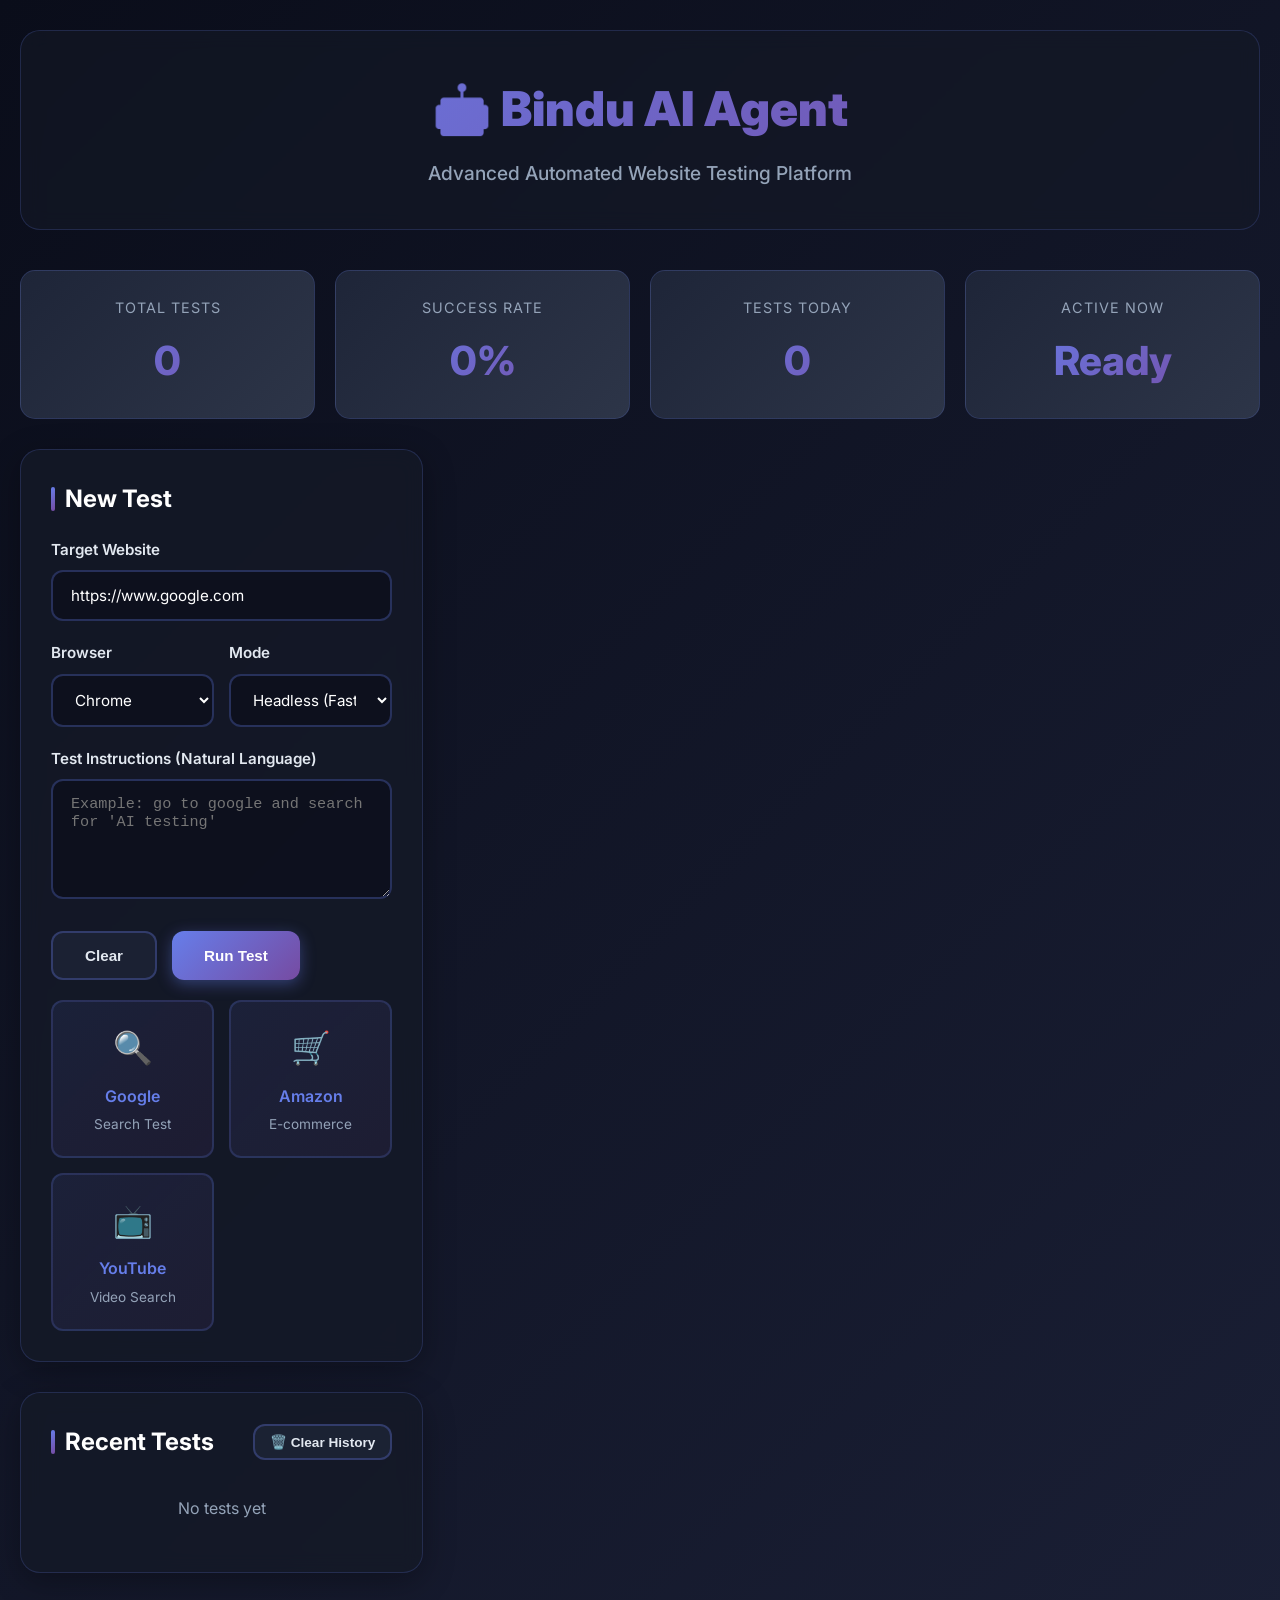
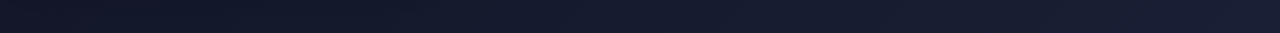
<file: templates/dashboard_advanced.html>
<!DOCTYPE html>
<html lang="en">
<head>
    <meta charset="UTF-8">
    <meta name="viewport" content="width=device-width, initial-scale=1.0">
    <title>auto QA agent - Advanced Testing Dashboard</title>
    <link href="https://fonts.googleapis.com/css2?family=Inter:wght@300;400;500;600;700;800&display=swap" rel="stylesheet">
    <style>
        * {
            margin: 0;
            padding: 0;
            box-sizing: border-box;
        }

        body {
            font-family: 'Inter', -apple-system, BlinkMacSystemFont, sans-serif;
            background: linear-gradient(135deg, #0a0d1a 0%, #1a1f35 100%);
            color: #ffffff;
            line-height: 1.6;
            min-height: 100vh;
        }

        /* Animated Background */
        .bg-animation {
            position: fixed;
            top: 0;
            left: 0;
            width: 100%;
            height: 100%;
            z-index: -1;
            opacity: 0.3;
        }

        .container {
            max-width: 1600px;
            margin: 0 auto;
            padding: 30px 20px;
        }

        /* Header */
        .header {
            text-align: center;
            margin-bottom: 40px;
            padding: 40px 20px;
            background: rgba(20, 25, 39, 0.6);
            backdrop-filter: blur(10px);
            border-radius: 20px;
            border: 1px solid rgba(102, 126, 234, 0.2);
        }

        .header h1 {
            font-size: 3rem;
            font-weight: 900;
            background: linear-gradient(135deg, #667eea 0%, #764ba2 100%);
            -webkit-background-clip: text;
            -webkit-text-fill-color: transparent;
            margin-bottom: 10px;
            animation: glow 2s ease-in-out infinite alternate;
        }

        @keyframes glow {
            from { filter: drop-shadow(0 0 20px rgba(102, 126, 234, 0.5)); }
            to { filter: drop-shadow(0 0 40px rgba(118, 75, 162, 0.8)); }
        }

        .header p {
            color: #94a3b8;
            font-size: 1.2rem;
            font-weight: 500;
        }

        /* Stats Bar */
        .stats-bar {
            display: grid;
            grid-template-columns: repeat(auto-fit, minmax(200px, 1fr));
            gap: 20px;
            margin-bottom: 30px;
        }

        .stat-box {
            background: linear-gradient(135deg, #1e2538 0%, #2d3548 100%);
            padding: 25px;
            border-radius: 15px;
            text-align: center;
            border: 1px solid rgba(102, 126, 234, 0.2);
            transition: all 0.3s;
        }

        .stat-box:hover {
            transform: translateY(-5px);
            box-shadow: 0 10px 30px rgba(102, 126, 234, 0.3);
        }

        .stat-label {
            color: #94a3b8;
            font-size: 0.9rem;
            text-transform: uppercase;
            letter-spacing: 1px;
            margin-bottom: 10px;
        }

        .stat-value {
            font-size: 2.5rem;
            font-weight: 800;
            background: linear-gradient(135deg, #667eea, #764ba2);
            -webkit-background-clip: text;
            -webkit-text-fill-color: transparent;
        }

        /* Main Grid */
        .main-grid {
            display: grid;
            grid-template-columns: 1fr 2fr;
            gap: 30px;
            margin-bottom: 30px;
        }

        /* Card Styles */
        .card {
            background: rgba(20, 25, 39, 0.8);
            backdrop-filter: blur(10px);
            border-radius: 20px;
            padding: 30px;
            border: 1px solid rgba(102, 126, 234, 0.2);
            box-shadow: 0 8px 32px rgba(0, 0, 0, 0.3);
        }

        .card-title {
            font-size: 1.5rem;
            font-weight: 700;
            margin-bottom: 20px;
            color: #fff;
            display: flex;
            align-items: center;
            gap: 10px;
        }

        .card-title::before {
            content: '';
            width: 4px;
            height: 24px;
            background: linear-gradient(135deg, #667eea, #764ba2);
            border-radius: 2px;
        }

        /* Form Styles */
        .form-group {
            margin-bottom: 20px;
        }

        .form-label {
            display: block;
            font-weight: 600;
            margin-bottom: 8px;
            color: #e2e8f0;
            font-size: 0.95rem;
        }

        .form-input, .form-select, .form-textarea {
            width: 100%;
            padding: 14px 18px;
            background: rgba(10, 13, 26, 0.6);
            border: 2px solid rgba(102, 126, 234, 0.3);
            border-radius: 12px;
            color: #fff;
            font-size: 0.95rem;
            font-family: inherit;
            transition: all 0.3s;
        }

        .form-input:focus, .form-select:focus, .form-textarea:focus {
            outline: none;
            border-color: #667eea;
            background: rgba(10, 13, 26, 0.8);
            box-shadow: 0 0 0 4px rgba(102, 126, 234, 0.1);
        }

        .form-textarea {
            min-height: 120px;
            resize: vertical;
            font-family: 'Consolas', 'Monaco', monospace;
        }

        .form-row {
            display: grid;
            grid-template-columns: 1fr 1fr;
            gap: 15px;
        }

        /* Buttons */
        .btn {
            padding: 14px 32px;
            border-radius: 12px;
            font-weight: 600;
            font-size: 0.95rem;
            cursor: pointer;
            border: none;
            transition: all 0.3s;
            display: inline-flex;
            align-items: center;
            justify-content: center;
            gap: 10px;
        }

        .btn-primary {
            background: linear-gradient(135deg, #667eea, #764ba2);
            color: white;
            box-shadow: 0 4px 15px rgba(102, 126, 234, 0.4);
        }

        .btn-primary:hover {
            transform: translateY(-3px);
            box-shadow: 0 8px 25px rgba(102, 126, 234, 0.6);
        }

        .btn-primary:disabled {
            opacity: 0.5;
            cursor: not-allowed;
            transform: none;
        }

        .btn-secondary {
            background: rgba(30, 37, 56, 0.8);
            color: #e2e8f0;
            border: 2px solid rgba(102, 126, 234, 0.3);
        }

        .btn-secondary:hover {
            background: rgba(102, 126, 234, 0.2);
            border-color: #667eea;
        }

        .form-actions {
            display: flex;
            gap: 15px;
            margin-top: 25px;
        }

        /* Quick Actions */
        .quick-actions {
            display: grid;
            grid-template-columns: repeat(auto-fit, minmax(150px, 1fr));
            gap: 15px;
            margin-top: 20px;
        }

        .quick-action {
            background: linear-gradient(135deg, rgba(102, 126, 234, 0.1), rgba(118, 75, 162, 0.1));
            padding: 20px;
            border-radius: 12px;
            cursor: pointer;
            border: 2px solid rgba(102, 126, 234, 0.2);
            transition: all 0.3s;
            text-align: center;
        }

        .quick-action:hover {
            transform: translateY(-5px);
            border-color: #667eea;
            box-shadow: 0 8px 20px rgba(102, 126, 234, 0.3);
        }

        .quick-action-icon {
            font-size: 2rem;
            margin-bottom: 10px;
        }

        .quick-action-title {
            font-weight: 600;
            color: #667eea;
            margin-bottom: 5px;
        }

        .quick-action-desc {
            font-size: 0.85rem;
            color: #94a3b8;
        }

        /* Test History */
        .history-list {
            max-height: 400px;
            overflow-y: auto;
        }

        .history-item {
            background: rgba(30, 37, 56, 0.6);
            padding: 15px;
            border-radius: 10px;
            margin-bottom: 10px;
            border-left: 4px solid #667eea;
            cursor: pointer;
            transition: all 0.3s;
        }

        .history-item:hover {
            background: rgba(102, 126, 234, 0.2);
            transform: translateX(5px);
        }

        .history-item.success {
            border-left-color: #10b981;
        }

        .history-item.failed {
            border-left-color: #ef4444;
        }

        .history-time {
            font-size: 0.8rem;
            color: #94a3b8;
        }

        .history-url {
            font-weight: 600;
            color: #e2e8f0;
            margin: 5px 0;
        }

        .history-result {
            font-size: 0.85rem;
            color: #94a3b8;
        }

        /* Results Section */
        .results {
            display: none;
        }

        .results.show {
            display: block;
        }

        .results-grid {
            display: grid;
            grid-template-columns: repeat(auto-fit, minmax(200px, 1fr));
            gap: 20px;
            margin-bottom: 30px;
        }

        .result-card {
            background: linear-gradient(135deg, #1e2538, #2d3548);
            border: 2px solid rgba(102, 126, 234, 0.3);
            border-radius: 15px;
            padding: 25px;
            text-align: center;
            transition: all 0.3s;
        }

        .result-card.success {
            border-color: #10b981;
            background: linear-gradient(135deg, rgba(16, 185, 129, 0.1), rgba(16, 185, 129, 0.05));
        }

        .result-card.error {
            border-color: #ef4444;
            background: linear-gradient(135deg, rgba(239, 68, 68, 0.1), rgba(239, 68, 68, 0.05));
        }

        .result-label {
            font-size: 0.85rem;
            color: #94a3b8;
            text-transform: uppercase;
            letter-spacing: 0.5px;
            margin-bottom: 10px;
        }

        #codeContent {
            transition: max-height 0.4s ease;
            overflow: hidden;
        }

        #codeSection pre {
            scrollbar-width: thin;
            scrollbar-color: #667eea #0a0d1a;
        }

        #codeSection pre::-webkit-scrollbar {
            width: 8px;
        }

        #codeSection pre::-webkit-scrollbar-track {
            background: #0a0d1a;
        }

        #codeSection pre::-webkit-scrollbar-thumb {
            background: #667eea;
            border-radius: 4px;
        }

        #codeSection pre::-webkit-scrollbar-thumb:hover {
            background: #7c8ef6;
        }

        .result-value {
            font-size: 3rem;
            font-weight: 800;
            color: #fff;
        }

        .result-card.success .result-value {
            color: #10b981;
        }

        .result-card.error .result-value {
            color: #ef4444;
        }

        /* Loading */
        .loading {
            display: none;
            text-align: center;
            padding: 80px 20px;
        }

        .loading.show {
            display: block;
        }

        .spinner {
            width: 80px;
            height: 80px;
            border: 6px solid rgba(102, 126, 234, 0.2);
            border-top-color: #667eea;
            border-radius: 50%;
            animation: spin 1s linear infinite;
            margin: 0 auto 30px;
        }

        @keyframes spin {
            to { transform: rotate(360deg); }
        }

        .loading-text {
            color: #94a3b8;
            font-size: 1.3rem;
            font-weight: 600;
        }

        /* Scrollbar */
        ::-webkit-scrollbar {
            width: 10px;
        }

        ::-webkit-scrollbar-track {
            background: rgba(10, 13, 26, 0.5);
        }

        ::-webkit-scrollbar-thumb {
            background: rgba(102, 126, 234, 0.5);
            border-radius: 5px;
        }

        ::-webkit-scrollbar-thumb:hover {
            background: rgba(102, 126, 234, 0.8);
        }

        @media (max-width: 1024px) {
            .main-grid {
                grid-template-columns: 1fr;
            }
        }

        @media (max-width: 768px) {
            .header h1 {
                font-size: 2rem;
            }

            .form-row {
                grid-template-columns: 1fr;
            }
        }
    </style>
</head>
<body>
    <div class="bg-animation"></div>
    
    <div class="container">
        <!-- Header -->
        <div class="header">
            <h1>🤖 Bindu AI Agent</h1>
            <p>Advanced Automated Website Testing Platform</p>
        </div>

        <!-- Stats Bar -->
        <div class="stats-bar">
            <div class="stat-box">
                <div class="stat-label">Total Tests</div>
                <div class="stat-value" id="totalTests">0</div>
            </div>
            <div class="stat-box">
                <div class="stat-label">Success Rate</div>
                <div class="stat-value" id="avgSuccess">0%</div>
            </div>
            <div class="stat-box">
                <div class="stat-label">Tests Today</div>
                <div class="stat-value" id="testsToday">0</div>
            </div>
            <div class="stat-box">
                <div class="stat-label">Active Now</div>
                <div class="stat-value" id="activeStatus">Ready</div>
            </div>
        </div>

        <!-- Main Grid -->
        <div class="main-grid" id="mainGrid">
            <!-- Left Column - Test Form & History -->
            <div>
                <!-- Test Form Card -->
                <div class="card" id="testFormCard">
                    <h2 class="card-title">New Test</h2>
                    
                    <form id="testForm">
                        <div class="form-group">
                            <label class="form-label">Target Website</label>
                            <input 
                                type="text" 
                                id="url" 
                                class="form-input" 
                                placeholder="https://www.google.com"
                                value="https://www.google.com"
                                required
                            />
                        </div>

                        <div class="form-row">
                            <div class="form-group">
                                <label class="form-label">Browser</label>
                                <select id="browser" class="form-select">
                                    <option value="chromium">Chrome</option>
                                    <option value="firefox">Firefox</option>
                                    <option value="webkit">Safari</option>
                                </select>
                            </div>

                            <div class="form-group">
                                <label class="form-label">Mode</label>
                                <select id="mode" class="form-select">
                                    <option value="headless">Headless (Fast)</option>
                                    <option value="visible">Visible (Watch)</option>
                                </select>
                            </div>
                        </div>

                        <div class="form-group">
                            <label class="form-label">Test Instructions (Natural Language)</label>
                            <textarea 
                                id="instruction" 
                                class="form-textarea" 
                                placeholder="Example: go to google and search for 'AI testing'"
                                required
                            ></textarea>
                        </div>

                        <div class="form-actions">
                            <button type="button" class="btn btn-secondary" onclick="clearForm()">Clear</button>
                            <button type="submit" class="btn btn-primary" id="runBtn">
                                <span>Run Test</span>
                            </button>
                        </div>
                    </form>

                    <!-- Quick Actions -->
                    <div class="quick-actions">
                        <div class="quick-action" onclick="loadQuick('google')">
                            <div class="quick-action-icon">🔍</div>
                            <div class="quick-action-title">Google</div>
                            <div class="quick-action-desc">Search Test</div>
                        </div>
                        <div class="quick-action" onclick="loadQuick('amazon')">
                            <div class="quick-action-icon">🛒</div>
                            <div class="quick-action-title">Amazon</div>
                            <div class="quick-action-desc">E-commerce</div>
                        </div>
                        <div class="quick-action" onclick="loadQuick('youtube')">
                            <div class="quick-action-icon">📺</div>
                            <div class="quick-action-title">YouTube</div>
                            <div class="quick-action-desc">Video Search</div>
                        </div>
                    </div>
                </div>

                <!-- Test History Card -->
                <div class="card" style="margin-top: 30px;">
                    <div style="display: flex; justify-content: space-between; align-items: center; margin-bottom: 15px;">
                        <h2 class="card-title" style="margin: 0;">Recent Tests</h2>
                        <button class="btn btn-secondary" onclick="clearHistory()" style="padding: 8px 15px; font-size: 0.85rem;">
                            🗑️ Clear History
                        </button>
                    </div>
                    <div class="history-list" id="historyList">
                        <p style="color: #94a3b8; text-align: center; padding: 20px;">No tests yet</p>
                    </div>
                </div>
            </div>

            <!-- Right Column - Results -->
            <div>
                <!-- Loading -->
                <div id="loading" class="loading card">
                    <div class="spinner"></div>
                    <div class="loading-text" id="loadingText">AI Agent is working...</div>
                </div>

                <!-- Results -->
                <div id="results" class="results">
                    <button class="btn btn-secondary" onclick="showForm()" style="margin-bottom: 20px;">← New Test</button>
                    
                    <div class="card">
                        <h2 class="card-title">Test Results</h2>
                        
                        <div class="results-grid" id="resultsGrid">
                            <!-- Results will be inserted here -->
                        </div>

                        <div id="testDetails" style="margin-top: 30px;">
                            <!-- Details will be inserted here -->
                        </div>

                        <!-- Generated Code Section -->
                        <div id="codeSection" style="margin-top: 30px; display: none;">
                            <div style="background: rgba(30, 37, 56, 0.8); border-radius: 12px; overflow: hidden; border: 2px solid rgba(102, 126, 234, 0.3);">
                                <div style="display: flex; justify-content: space-between; align-items: center; padding: 15px 20px; background: rgba(102, 126, 234, 0.1); border-bottom: 1px solid rgba(102, 126, 234, 0.2); cursor: pointer;" onclick="toggleCode()">
                                    <h3 style="margin: 0; color: #667eea; font-size: 1.1rem;">
                                        <span id="codeToggleIcon">▼</span> Generated Playwright Code
                                    </h3>
                                    <button class="btn btn-secondary" onclick="event.stopPropagation(); copyCode()" style="padding: 8px 15px; font-size: 0.9rem;">
                                        📋 Copy
                                    </button>
                                </div>
                                <div id="codeContent" style="max-height: 400px; overflow-y: auto;">
                                    <pre id="generatedCode" style="margin: 0; padding: 20px; background: #0a0d1a; color: #e2e8f0; font-family: 'Courier New', monospace; font-size: 0.9rem; line-height: 1.6; white-space: pre-wrap; word-wrap: break-word;"></pre>
                                </div>
                            </div>
                        </div>

                        <div style="margin-top: 30px; display: flex; gap: 10px; flex-wrap: wrap;">
                            <button class="btn btn-secondary" onclick="downloadReport('json')" title="Download as JSON">
                                📥 Download JSON
                            </button>
                            <button class="btn btn-secondary" onclick="downloadReport('pdf')" title="Download as PDF">
                                📄 Download PDF
                            </button>
                        </div>
                    </div>
                </div>
            </div>
        </div>
    </div>

    <script>
        let currentResult = null;
        let testHistory = JSON.parse(localStorage.getItem('testHistory') || '[]');

        // Quick actions
        const quickTests = {
            google: {
                url: 'https://www.google.com',
                instruction: 'go to google.com, wait 2 seconds, then search for "AI automation testing"'
            },
            amazon: {
                url: 'https://www.amazon.com',
                instruction: 'navigate to amazon.com and wait 3 seconds'
            },
            youtube: {
                url: 'https://www.youtube.com',
                instruction: 'go to youtube.com, wait 2 seconds, then search for "playwright tutorial"'
            }
        };

        function loadQuick(type) {
            const test = quickTests[type];
            document.getElementById('url').value = test.url;
            document.getElementById('instruction').value = test.instruction;
        }

        function clearForm() {
            document.getElementById('url').value = 'https://www.google.com';
            document.getElementById('instruction').value = '';
        }

        function showForm() {
            document.getElementById('results').classList.remove('show');
            document.getElementById('testFormCard').scrollIntoView({ behavior: 'smooth' });
        }

        // Update stats
        function updateStats() {
            const total = testHistory.length;
            const successful = testHistory.filter(t => t.success).length;
            const rate = total > 0 ? ((successful / total) * 100).toFixed(0) : 0;
            
            const today = new Date().toDateString();
            const todayTests = testHistory.filter(t => new Date(t.timestamp).toDateString() === today).length;

            document.getElementById('totalTests').textContent = total;
            document.getElementById('avgSuccess').textContent = rate + '%';
            document.getElementById('testsToday').textContent = todayTests;
        }

        // Render history
        function renderHistory() {
            const list = document.getElementById('historyList');
            if (testHistory.length === 0) {
                list.innerHTML = '<p style="color: #94a3b8; text-align: center; padding: 20px;">No tests yet</p>';
                return;
            }

            list.innerHTML = testHistory.slice(-10).reverse().map(test => `
                <div class="history-item ${test.success ? 'success' : 'failed'}" onclick='loadHistoryTest(${JSON.stringify(test).replace(/'/g, "&apos;")})'>
                    <div class="history-time">${new Date(test.timestamp).toLocaleString()}</div>
                    <div class="history-url">${test.url}</div>
                    <div class="history-result">${test.passed || 0} passed, ${test.failed || 0} failed - ${test.rate || 0}%</div>
                </div>
            `).join('');
        }

        function loadHistoryTest(test) {
            currentResult = test;
            displayResults(test);
        }

        function clearHistory() {
            if (confirm('Are you sure you want to clear all test history? This action cannot be undone.')) {
                testHistory = [];
                localStorage.setItem('testHistory', JSON.stringify(testHistory));
                renderHistory();
                updateStats();
                alert('Test history cleared successfully!');
            }
        }

        // Form submission
        document.getElementById('testForm').addEventListener('submit', async (e) => {
            e.preventDefault();

            const url = document.getElementById('url').value;
            const instruction = document.getElementById('instruction').value;
            const browser = document.getElementById('browser').value;
            const mode = document.getElementById('mode').value;

            document.getElementById('testFormCard').style.display = 'none';
            document.getElementById('loading').classList.add('show');
            document.getElementById('activeStatus').textContent = 'Running';

            const runBtn = document.getElementById('runBtn');
            runBtn.disabled = true;

            try {
                const response = await fetch('/api/test', {
                    method: 'POST',
                    headers: {'Content-Type': 'application/json'},
                    body: JSON.stringify({
                        url: url,
                        instruction: instruction,
                        browser: browser,
                        headless: mode === 'headless'
                    })
                });

                const result = await response.json();
                document.getElementById('loading').classList.remove('show');
                document.getElementById('activeStatus').textContent = 'Ready';

                if (result.success) {
                    // Save to history
                    testHistory.push({
                        timestamp: new Date().toISOString(),
                        url: url,
                        instruction: instruction,
                        success: result.success,
                        passed: result.passed,
                        failed: result.failed,
                        rate: result.success_rate,
                        ...result
                    });
                    localStorage.setItem('testHistory', JSON.stringify(testHistory));
                    
                    currentResult = result;
                    displayResults(result);
                    updateStats();
                    renderHistory();
                } else {
                    alert('Test failed: ' + result.error);
                    document.getElementById('testFormCard').style.display = 'block';
                }
            } catch (error) {
                document.getElementById('loading').classList.remove('show');
                document.getElementById('activeStatus').textContent = 'Error';
                alert('Error: ' + error.message);
                document.getElementById('testFormCard').style.display = 'block';
            } finally {
                runBtn.disabled = false;
            }
        });

        function displayResults(data) {
            currentResult = data;
            
            const total = data.total_steps || 0;
            const passed = data.passed || 0;
            const failed = data.failed || 0;
            const rate = data.success_rate || 0;

            // Update metrics with better status indication
            const statusEmoji = failed > 0 ? '❌' : (passed > 0 ? '✅' : '⏳');
            const statusText = failed > 0 ? 'FAILED' : (passed > 0 ? 'PASSED' : 'PENDING');
            const statusColor = failed > 0 ? '#ef4444' : (passed > 0 ? '#10b981' : '#94a3b8');

            document.getElementById('resultsGrid').innerHTML = `
                <div class="result-card" style="border: 2px solid ${statusColor};">
                    <div class="result-label">Status</div>
                    <div class="result-value" style="color: ${statusColor}; font-size: 1.8rem;">${statusEmoji} ${statusText}</div>
                </div>
                <div class="result-card">
                    <div class="result-label">Total Steps</div>
                    <div class="result-value">${total}</div>
                </div>
                <div class="result-card success" style="border: 2px solid #10b981;">
                    <div class="result-label">Passed</div>
                    <div class="result-value" style="color: #10b981;">${passed}</div>
                </div>
                <div class="result-card error" style="border: 2px solid #ef4444;">
                    <div class="result-label">Failed</div>
                    <div class="result-value" style="color: #ef4444;">${failed}</div>
                </div>
            `;

            let detailsHTML = '';
            
            // Execution Status Summary
            if (total > 0) {
                const overallStatus = failed > 0 ? 'FAILED' : 'PASSED';
                const overallColor = failed > 0 ? '#ef4444' : '#10b981';
                const overallBg = failed > 0 ? 'rgba(239, 68, 68, 0.1)' : 'rgba(16, 185, 129, 0.1)';
                
                detailsHTML += `
                    <div style="background: ${overallBg}; padding: 20px; border-radius: 12px; margin-bottom: 25px; border: 3px solid ${overallColor};">
                        <div style="display: flex; align-items: center; gap: 15px;">
                            <div style="font-size: 3rem;">${failed > 0 ? '❌' : '✅'}</div>
                            <div>
                                <h2 style="margin: 0; color: ${overallColor}; font-size: 1.8rem;">Test ${overallStatus}</h2>
                                <p style="margin: 5px 0 0 0; color: #94a3b8; font-size: 1rem;">
                                    ${passed} of ${total} steps completed successfully (${rate.toFixed(1)}% success rate)
                                </p>
                            </div>
                        </div>
                    </div>
                `;
            }
            
            // Show test steps with status indicators
            if (data.actions && data.actions.length > 0) {
                detailsHTML += '<div style="background: rgba(30, 37, 56, 0.6); padding: 20px; border-radius: 12px; margin-bottom: 25px; border: 2px solid rgba(102, 126, 234, 0.3);">';
                detailsHTML += '<h3 style="margin-bottom: 15px; color: #667eea; font-size: 1.3rem;">📋 Test Steps Breakdown</h3>';
                
                data.actions.forEach((action, idx) => {
                    const stepNum = idx + 1;
                    const icons = {
                        'navigate': '🌐', 'search': '🔍', 'click': '👆',
                        'fill': '✏️', 'wait': '⏱️'
                    };
                    const icon = icons[action.type] || '▶️';
                    
                    // Check if this step passed or failed
                    const passedTest = data.passed_tests && data.passed_tests.find(t => t.step === stepNum);
                    const failedTest = data.failed_tests && data.failed_tests.find(t => t.step === stepNum);
                    
                    let statusBadge = '';
                    let borderColor = 'rgba(102, 126, 234, 0.5)';
                    let bgColor = 'rgba(10, 13, 26, 0.6)';
                    
                    if (passedTest) {
                        statusBadge = '<span style="background: #10b981; color: white; padding: 4px 12px; border-radius: 20px; font-size: 0.85rem; font-weight: 600; margin-left: 10px;">✓ PASSED</span>';
                        borderColor = '#10b981';
                        bgColor = 'rgba(16, 185, 129, 0.05)';
                    } else if (failedTest) {
                        statusBadge = '<span style="background: #ef4444; color: white; padding: 4px 12px; border-radius: 20px; font-size: 0.85rem; font-weight: 600; margin-left: 10px;">✗ FAILED</span>';
                        borderColor = '#ef4444';
                        bgColor = 'rgba(239, 68, 68, 0.05)';
                    }
                    
                    // Check for screenshot
                    const screenshot = (passedTest && passedTest.screenshot) || (failedTest && failedTest.screenshot);
                    
                    detailsHTML += `
                        <div style="padding: 15px; margin: 10px 0; background: ${bgColor}; border-left: 4px solid ${borderColor}; border-radius: 8px; box-shadow: 0 2px 8px rgba(0,0,0,0.2);">
                            <div style="display: flex; align-items: center; justify-content: space-between;">
                                <div style="color: #e2e8f0; font-weight: 600; font-size: 1.05rem;">
                                    ${icon} Step ${stepNum}: ${action.type.toUpperCase()}
                                </div>
                                ${statusBadge}
                            </div>
                            <div style="color: #94a3b8; font-size: 0.95rem; margin-top: 8px; padding-left: 5px;">
                                ${action.description || ''}
                            </div>
                            ${screenshot ? `
                                <div style="margin-top: 12px;">
                                    <a href="/${screenshot}" target="_blank" style="display: inline-block; padding: 8px 15px; background: rgba(102, 126, 234, 0.2); color: #667eea; border-radius: 6px; text-decoration: none; font-size: 0.9rem; border: 1px solid rgba(102, 126, 234, 0.3); transition: all 0.3s;">
                                        📸 View Screenshot
                                    </a>
                                </div>
                            ` : ''}
                            ${failedTest && failedTest.error ? `
                                <div style="margin-top: 12px; padding: 12px; background: rgba(239, 68, 68, 0.15); border-radius: 6px; border-left: 3px solid #ef4444;">
                                    <div style="color: #ef4444; font-weight: 600; font-size: 0.9rem; margin-bottom: 5px;">❌ Error Details:</div>
                                    <div style="color: #fca5a5; font-size: 0.85rem; font-family: 'Courier New', monospace;">${failedTest.error}</div>
                                </div>
                            ` : ''}
                        </div>
                    `;
                });
                detailsHTML += '</div>';
            }

            document.getElementById('testDetails').innerHTML = detailsHTML;
            
            // Show generated code section
            if (data.generated_code) {
                document.getElementById('generatedCode').textContent = data.generated_code;
                document.getElementById('codeSection').style.display = 'block';
            }
            
            document.getElementById('results').classList.add('show');
        }

        function toggleCode() {
            const content = document.getElementById('codeContent');
            const icon = document.getElementById('codeToggleIcon');
            if (content.style.maxHeight === '0px' || content.style.maxHeight === '') {
                content.style.maxHeight = '400px';
                icon.textContent = '▼';
            } else {
                content.style.maxHeight = '0px';
                icon.textContent = '▶';
            }
        }

        function downloadReport(format = 'json') {
            if (!currentResult) {
                alert('No test results to download!');
                return;
            }
            
            if (format === 'json') {
                const blob = new Blob([JSON.stringify(currentResult, null, 2)], {type: 'application/json'});
                const url = URL.createObjectURL(blob);
                const a = document.createElement('a');
                a.href = url;
                a.download = `test-report-${Date.now()}.json`;
                document.body.appendChild(a);
                a.click();
                document.body.removeChild(a);
                URL.revokeObjectURL(url);
            } else if (format === 'pdf') {
                fetch('/api/export/pdf', {
                    method: 'POST',
                    headers: {
                        'Content-Type': 'application/json'
                    },
                    body: JSON.stringify(currentResult)
                })
                .then(response => {
                    if (!response.ok) throw new Error('Export failed');
                    return response.blob();
                })
                .then(blob => {
                    const url = URL.createObjectURL(blob);
                    const a = document.createElement('a');
                    a.href = url;
                    a.download = `test-report-${Date.now()}.pdf`;
                    document.body.appendChild(a);
                    a.click();
                    document.body.removeChild(a);
                    URL.revokeObjectURL(url);
                })
                .catch(error => {
                    console.error('PDF export error:', error);
                    alert('Failed to export PDF: ' + error.message);
                });
            }
        }

        function copyCode() {
            if (!currentResult || !currentResult.generated_code) {
                alert('No code to copy!');
                return;
            }
            navigator.clipboard.writeText(currentResult.generated_code).then(() => {
                const btn = event.target;
                const originalText = btn.innerHTML;
                btn.innerHTML = '✓ Copied!';
                btn.style.background = '#10b981';
                setTimeout(() => {
                    btn.innerHTML = originalText;
                    btn.style.background = '';
                }, 2000);
            }).catch(err => {
                alert('Failed to copy code: ' + err);
            });
        }

        // Initialize
        updateStats();
        renderHistory();
    </script>
</body>
</html>
</file>
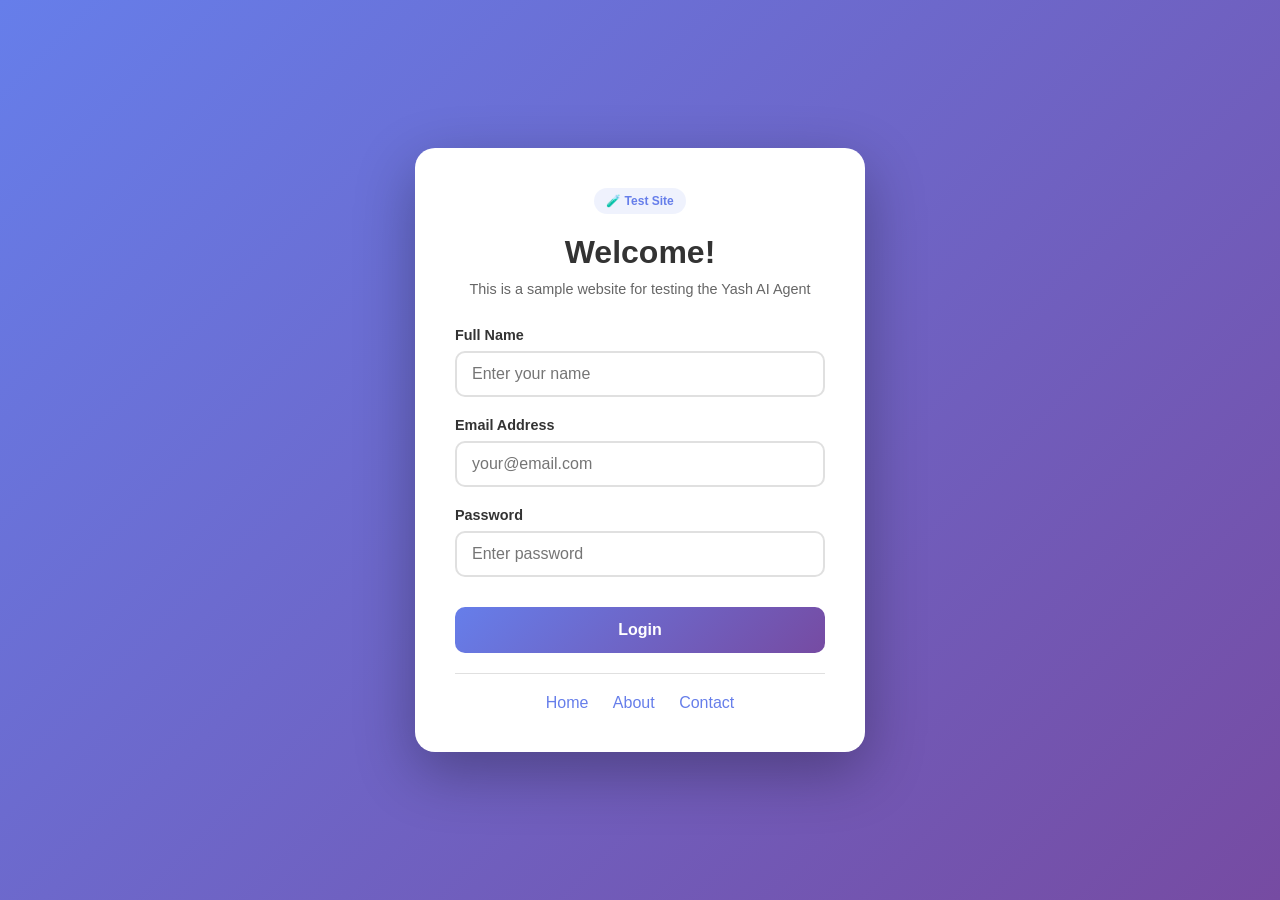
<file: templates/test_site.html>
<!DOCTYPE html>
<html lang="en">
<head>
    <meta charset="UTF-8">
    <meta name="viewport" content="width=device-width, initial-scale=1.0">
    <title>Sample Test Site - auto QA agent</title>
    <style>
        * {
            margin: 0;
            padding: 0;
            box-sizing: border-box;
        }
        
        body {
            font-family: 'Segoe UI', Tahoma, Geneva, Verdana, sans-serif;
            background: linear-gradient(135deg, #667eea 0%, #764ba2 100%);
            min-height: 100vh;
            display: flex;
            justify-content: center;
            align-items: center;
            padding: 20px;
        }
        
        .container {
            background: white;
            border-radius: 20px;
            box-shadow: 0 20px 60px rgba(0, 0, 0, 0.3);
            padding: 40px;
            max-width: 450px;
            width: 100%;
        }
        
        .header {
            text-align: center;
            margin-bottom: 30px;
        }
        
        .header h1 {
            color: #333;
            font-size: 2rem;
            margin-bottom: 10px;
        }
        
        .header p {
            color: #666;
            font-size: 0.9rem;
        }
        
        .form-group {
            margin-bottom: 20px;
        }
        
        label {
            display: block;
            color: #333;
            font-weight: 600;
            margin-bottom: 8px;
            font-size: 0.9rem;
        }
        
        input[type="text"],
        input[type="email"],
        input[type="password"] {
            width: 100%;
            padding: 12px 15px;
            border: 2px solid #e0e0e0;
            border-radius: 10px;
            font-size: 1rem;
            transition: all 0.3s;
        }
        
        input:focus {
            outline: none;
            border-color: #667eea;
            box-shadow: 0 0 0 4px rgba(102, 126, 234, 0.1);
        }
        
        button {
            width: 100%;
            padding: 14px;
            background: linear-gradient(135deg, #667eea, #764ba2);
            color: white;
            border: none;
            border-radius: 10px;
            font-size: 1rem;
            font-weight: 600;
            cursor: pointer;
            transition: transform 0.2s;
            margin-top: 10px;
        }
        
        button:hover {
            transform: translateY(-2px);
            box-shadow: 0 6px 20px rgba(102, 126, 234, 0.4);
        }
        
        button:active {
            transform: translateY(0);
        }
        
        .success-message {
            display: none;
            background: #10b981;
            color: white;
            padding: 15px;
            border-radius: 10px;
            text-align: center;
            margin-top: 20px;
            font-weight: 600;
        }
        
        .nav-links {
            text-align: center;
            margin-top: 20px;
            padding-top: 20px;
            border-top: 1px solid #e0e0e0;
        }
        
        .nav-links a {
            color: #667eea;
            text-decoration: none;
            margin: 0 10px;
            font-weight: 500;
        }
        
        .nav-links a:hover {
            text-decoration: underline;
        }
        
        .badge {
            display: inline-block;
            background: rgba(102, 126, 234, 0.1);
            color: #667eea;
            padding: 6px 12px;
            border-radius: 20px;
            font-size: 0.75rem;
            font-weight: 600;
            margin-bottom: 20px;
        }
    </style>
</head>
<body>
    <div class="container">
        <div class="header">
            <span class="badge">🧪 Test Site</span>
            <h1>Welcome!</h1>
            <p>This is a sample website for testing the Yash AI Agent</p>
        </div>
        
        <form id="test-form">
            <div class="form-group">
                <label for="name">Full Name</label>
                <input type="text" id="name" name="name" placeholder="Enter your name" required>
            </div>
            
            <div class="form-group">
                <label for="email">Email Address</label>
                <input type="email" id="email" name="email" placeholder="your@email.com" required>
            </div>
            
            <div class="form-group">
                <label for="password">Password</label>
                <input type="password" id="password" name="password" placeholder="Enter password" required>
            </div>
            
            <button type="submit" id="submit-btn">Login</button>
        </form>
        
        <div class="success-message" id="success-message">
            ✅ Login successful! Welcome back.
        </div>
        
        <div class="nav-links">
            <a href="#" id="home-link">Home</a>
            <a href="#" id="about-link">About</a>
            <a href="#" id="contact-link">Contact</a>
        </div>
    </div>
    
    <script>
        document.getElementById('test-form').addEventListener('submit', function(e) {
            e.preventDefault();
            
            const email = document.getElementById('email').value;
            const password = document.getElementById('password').value;
            
            // Simulate form submission
            setTimeout(() => {
                document.getElementById('test-form').style.display = 'none';
                document.getElementById('success-message').style.display = 'block';
            }, 500);
        });
        
        // Handle navigation clicks
        document.getElementById('about-link').addEventListener('click', function(e) {
            e.preventDefault();
            alert('About Us\n\nThis is a demo website created for testing the Yash AI Agent automated testing system.');
        });
        
        document.getElementById('home-link').addEventListener('click', function(e) {
            e.preventDefault();
            location.reload();
        });
        
        document.getElementById('contact-link').addEventListener('click', function(e) {
            e.preventDefault();
            alert('Contact Us\n\nEmail: test@example.com\nPhone: (123) 456-7890');
        });
    </script>
</body>
</html>
</file>
